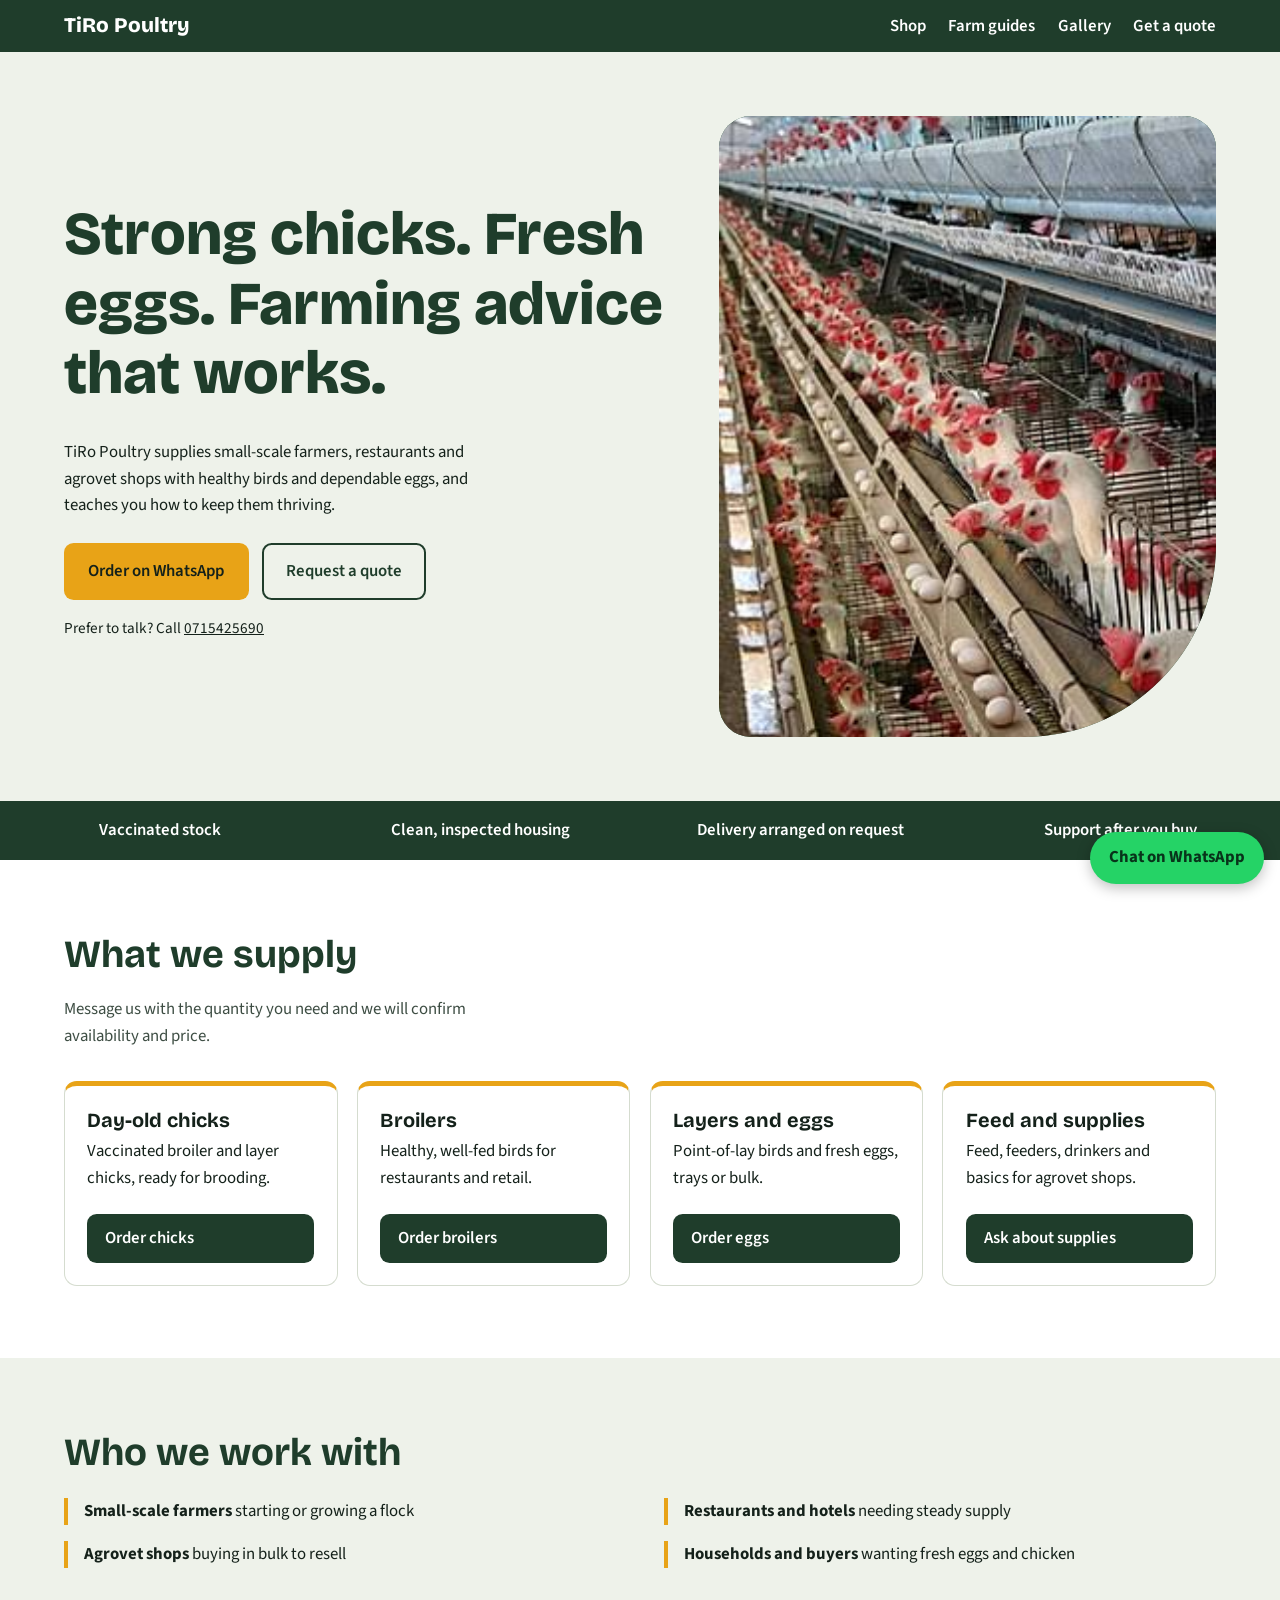
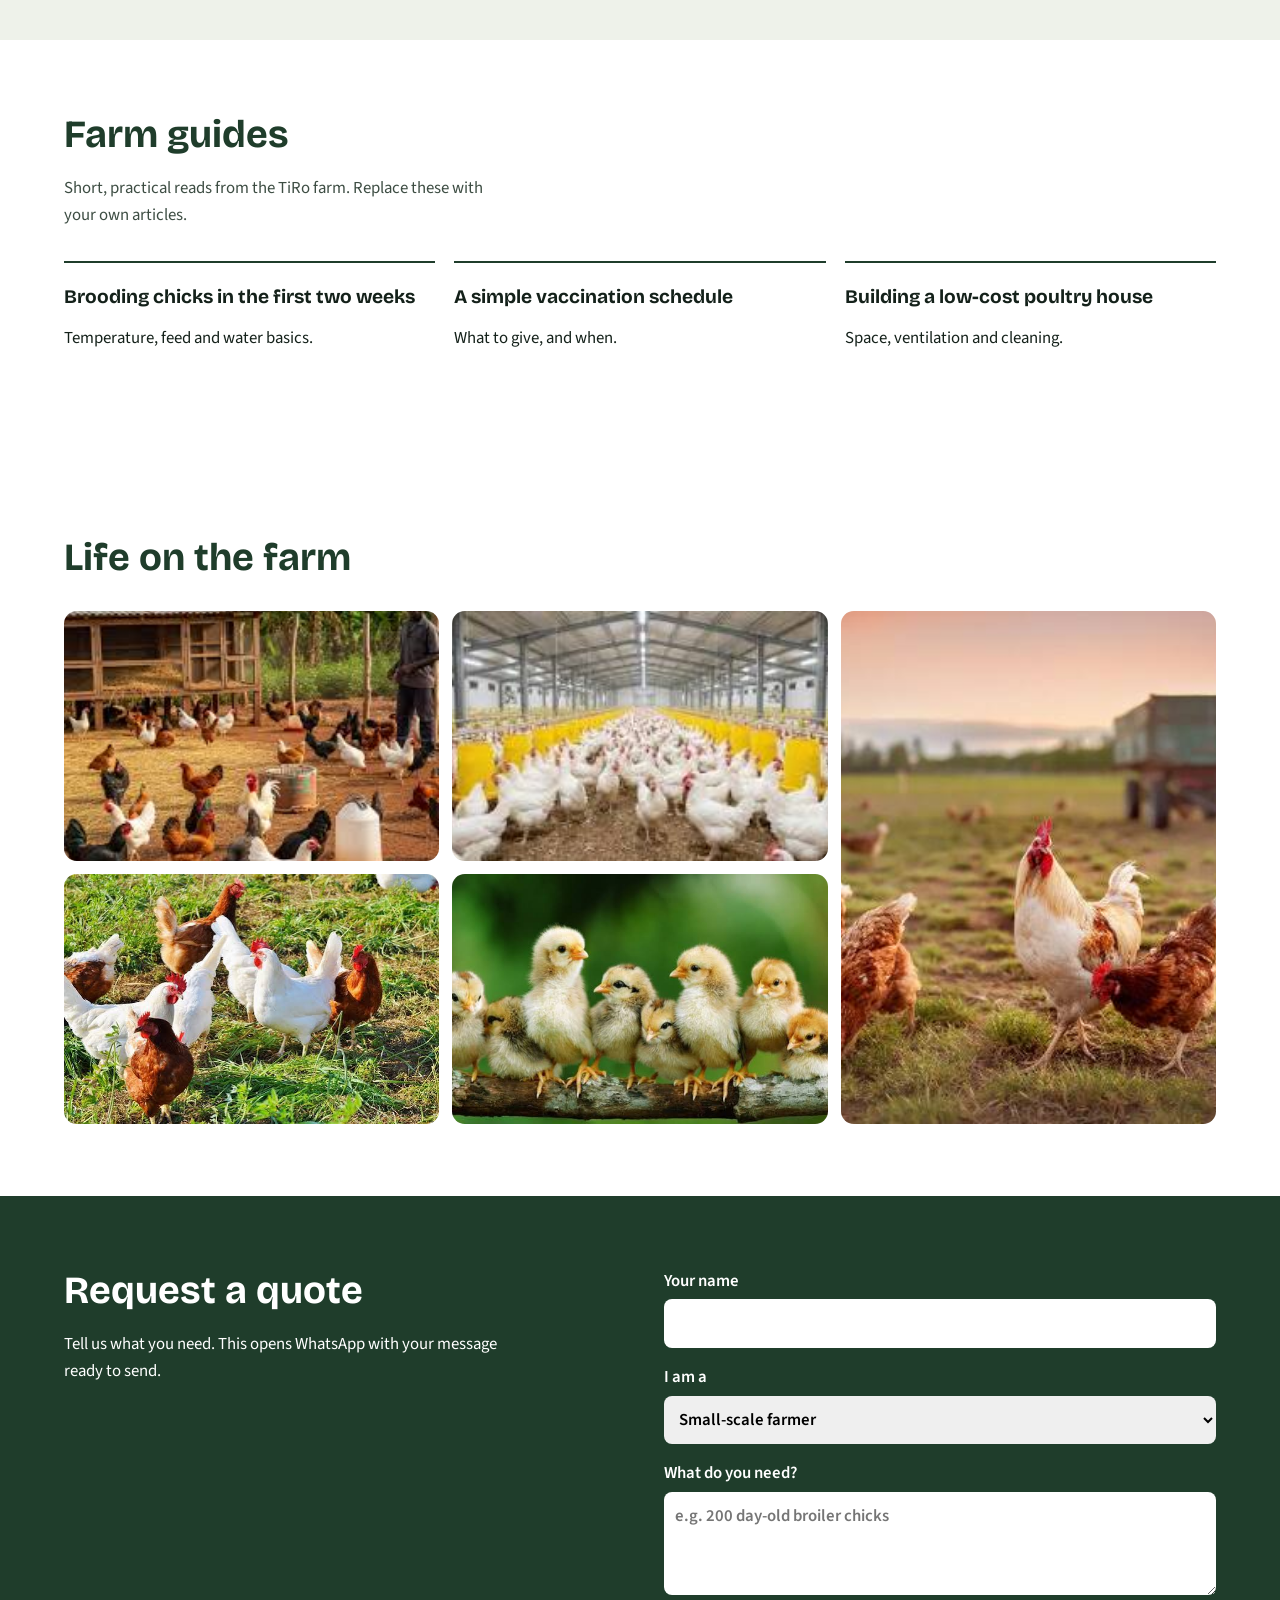
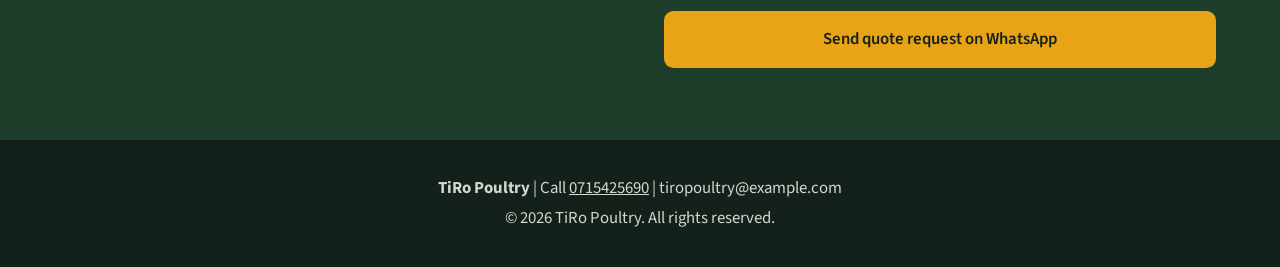
<file: TiRoPoultry/index.html>
<!DOCTYPE html>
<html lang="en">
<head>
<meta charset="UTF-8">
<meta name="viewport" content="width=device-width, initial-scale=1">
<title>TiRo Poultry | Healthy chicks, broilers, layers and eggs</title>
<meta name="description" content="TiRo Poultry supplies healthy chicks, broilers, layers and fresh eggs, with practical poultry farming guides.">
<link rel="preconnect" href="https://fonts.googleapis.com">
<link rel="preconnect" href="https://fonts.gstatic.com" crossorigin>
<link href="https://fonts.googleapis.com/css2?family=Bricolage+Grotesque:wght@600;800&family=Source+Sans+3:wght@400;600&display=swap" rel="stylesheet">
<link rel="stylesheet" href="css/style.css">
</head>
<body>
<header class="nav">
  <a class="brand" href="#top">TiRo Poultry</a>
  <nav>
    <a href="#products">Shop</a>
    <a href="#guides">Farm guides</a>
    <a href="#gallery">Gallery</a>
    <a href="#quote">Get a quote</a>
  </nav>
</header>

<main id="top">
  <section class="hero">
    <div class="hero-text">
      <h1>Strong chicks. Fresh eggs. Farming advice that works.</h1>
      <p>TiRo Poultry supplies small-scale farmers, restaurants and agrovet shops with healthy birds and dependable eggs, and teaches you how to keep them thriving.</p>
      <div class="actions">
        <a class="btn btn-primary" data-wa="Hello TiRo Poultry, I would like to place an order.">Order on WhatsApp</a>
        <a class="btn btn-ghost" href="#quote">Request a quote</a>
      </div>
      <p class="callline">Prefer to talk? Call <a href="tel:+254715425690">0715425690</a></p>
    </div>
    <figure class="hero-img"><img src="images/image3.jpg" alt="Rooster and hens roaming the TiRo Poultry farm at sunset"></figure>
  </section>

  <section class="trust">
    <p>Vaccinated stock</p><p>Clean, inspected housing</p><p>Delivery arranged on request</p><p>Support after you buy</p>
  </section>

  <section id="products" class="section">
    <h2>What we supply</h2>
    <p class="lead">Message us with the quantity you need and we will confirm availability and price.</p>
    <div class="grid products">
      <article class="card"><h3>Day-old chicks</h3><p>Vaccinated broiler and layer chicks, ready for brooding.</p><a class="btn btn-small" data-wa="Hello TiRo Poultry, I want day-old chicks. Quantity: ">Order chicks</a></article>
      <article class="card"><h3>Broilers</h3><p>Healthy, well-fed birds for restaurants and retail.</p><a class="btn btn-small" data-wa="Hello TiRo Poultry, I want broilers. Quantity: ">Order broilers</a></article>
      <article class="card"><h3>Layers and eggs</h3><p>Point-of-lay birds and fresh eggs, trays or bulk.</p><a class="btn btn-small" data-wa="Hello TiRo Poultry, I want eggs or layers. Quantity: ">Order eggs</a></article>
      <article class="card"><h3>Feed and supplies</h3><p>Feed, feeders, drinkers and basics for agrovet shops.</p><a class="btn btn-small" data-wa="Hello TiRo Poultry, I want feed and supplies. Details: ">Ask about supplies</a></article>
    </div>
  </section>

  <section class="section audience">
    <h2>Who we work with</h2>
    <ul>
      <li><strong>Small-scale farmers</strong> starting or growing a flock</li>
      <li><strong>Restaurants and hotels</strong> needing steady supply</li>
      <li><strong>Agrovet shops</strong> buying in bulk to resell</li>
      <li><strong>Households and buyers</strong> wanting fresh eggs and chicken</li>
    </ul>
  </section>

  <section id="guides" class="section">
    <h2>Farm guides</h2>
    <p class="lead">Short, practical reads from the TiRo farm. Replace these with your own articles.</p>
    <div class="grid guides">
      <a class="guide" href="#"><h3>Brooding chicks in the first two weeks</h3><p>Temperature, feed and water basics.</p></a>
      <a class="guide" href="#"><h3>A simple vaccination schedule</h3><p>What to give, and when.</p></a>
      <a class="guide" href="#"><h3>Building a low-cost poultry house</h3><p>Space, ventilation and cleaning.</p></a>
    </div>
  </section>

  <section id="gallery" class="section">
    <h2>Life on the farm</h2>
    <div class="gallery">
      <figure><img src="images/image2.jpg" alt="Free-range hens feeding on green grass"></figure>
      <figure><img src="images/image1.jpg" alt="Healthy chicks perched together on a branch"></figure>
      <figure><img src="images/image5.jpg" alt="Farmer tending hens outside a wooden coop"></figure>
      <figure><img src="images/image6.jpg" alt="Broilers in a clean house with yellow feeders"></figure>
      <figure class="tall"><img src="images/image4.jpg" alt="Layer house with fresh eggs on the collection belt"></figure>
    </div>
  </section>

  <section id="quote" class="section quote">
    <div>
      <h2>Request a quote</h2>
      <p class="lead">Tell us what you need. This opens WhatsApp with your message ready to send.</p>
    </div>
    <div class="form" id="quoteForm">
      <label>Your name<input id="qName" type="text" autocomplete="name"></label>
      <label>I am a
        <select id="qType"><option>Small-scale farmer</option><option>Restaurant or hotel</option><option>Agrovet shop</option><option>Individual buyer</option></select>
      </label>
      <label>What do you need?<textarea id="qNeed" rows="3" placeholder="e.g. 200 day-old broiler chicks"></textarea></label>
      <button class="btn btn-primary" id="qSend" type="button">Send quote request on WhatsApp</button>
    </div>
  </section>
</main>

<footer>
  <p><strong>TiRo Poultry</strong> | Call <a href="tel:+254715425690">0715425690</a> | tiropoultry@example.com</p>
  <p>&copy; <span id="yr"></span> TiRo Poultry. All rights reserved.</p>
</footer>

<a class="float-wa" data-wa="Hello TiRo Poultry, I have a question." aria-label="Chat on WhatsApp">Chat on WhatsApp</a>
<script src="js/main.js"></script>
</body>
</html>
</file>
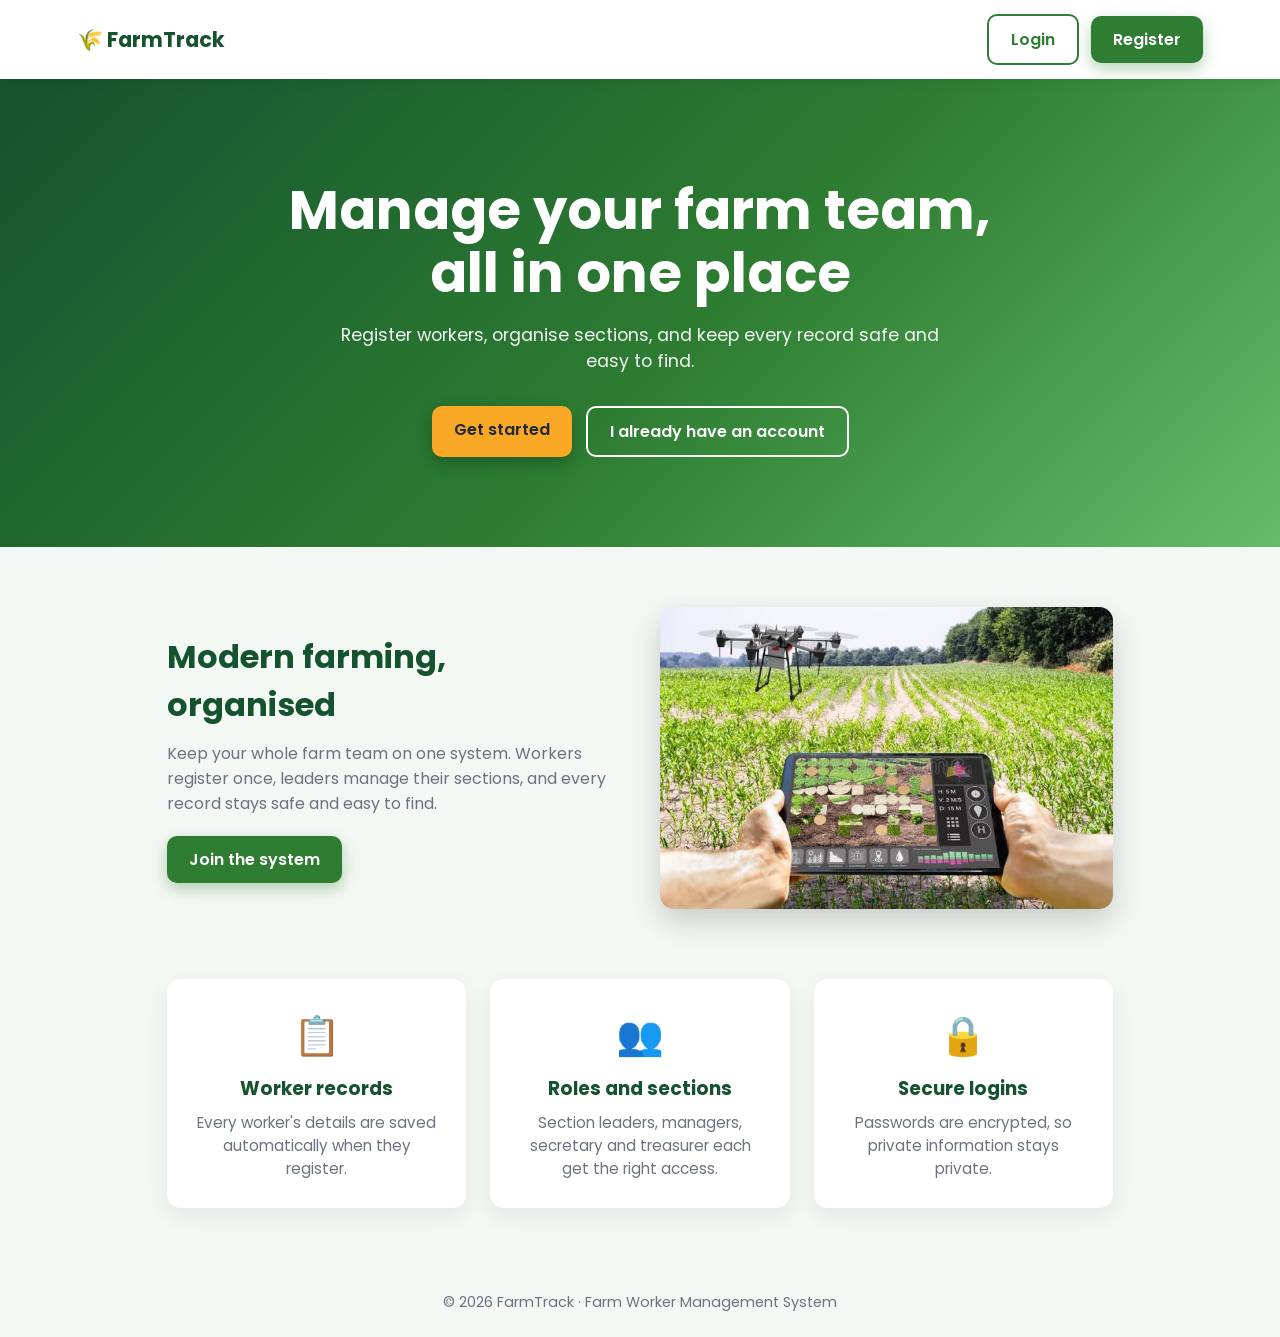
<file: workersystem/src/main/resources/static/index.html>
<!DOCTYPE html>
<html lang="en">
<head>
  <meta charset="UTF-8">
  <meta name="viewport" content="width=device-width, initial-scale=1.0">
  <title>Farm Worker Management System</title>
  <link rel="preconnect" href="https://fonts.googleapis.com">
  <link href="https://fonts.googleapis.com/css2?family=Poppins:wght@400;600;700&display=swap" rel="stylesheet">
  <link rel="stylesheet" href="css/style.css">
</head>
<body>
  <nav class="navbar">
    <div class="logo">🌾 FarmTrack</div>
    <div class="nav-links">
      <a href="login.html" class="btn btn-outline">Login</a>
      <a href="register.html" class="btn btn-primary">Register</a>
    </div>
  </nav>

  <header class="hero">
    <h1>Manage your farm team,<br>all in one place</h1>
    <p>Register workers, organise sections, and keep every record safe and easy to find.</p>
    <div class="hero-buttons">
      <a href="register.html" class="btn btn-primary">Get started</a>
      <a href="login.html" class="btn btn-outline">I already have an account</a>
    </div>
  </header>
  
    <section class="showcase">
    <div class="showcase-text">
      <h2>Modern farming, organised</h2>
      <p>Keep your whole farm team on one system. Workers register once, leaders manage their sections, and every record stays safe and easy to find.</p>
      <a href="register.html" class="btn btn-primary">Join the system</a>
    </div>
    <img src="images/farmer_1.jpg" alt="A drone and a tablet used to monitor a crop field">
  </section>

  <section class="features">
    <div class="feature">
      <div class="icon">📋</div>
      <h3>Worker records</h3>
      <p>Every worker's details are saved automatically when they register.</p>
    </div>
    <div class="feature">
      <div class="icon">👥</div>
      <h3>Roles and sections</h3>
      <p>Section leaders, managers, secretary and treasurer each get the right access.</p>
    </div>
    <div class="feature">
      <div class="icon">🔒</div>
      <h3>Secure logins</h3>
      <p>Passwords are encrypted, so private information stays private.</p>
    </div>
  </section>

  <footer class="footer">© 2026 FarmTrack · Farm Worker Management System</footer>
</body>
</html>
</file>
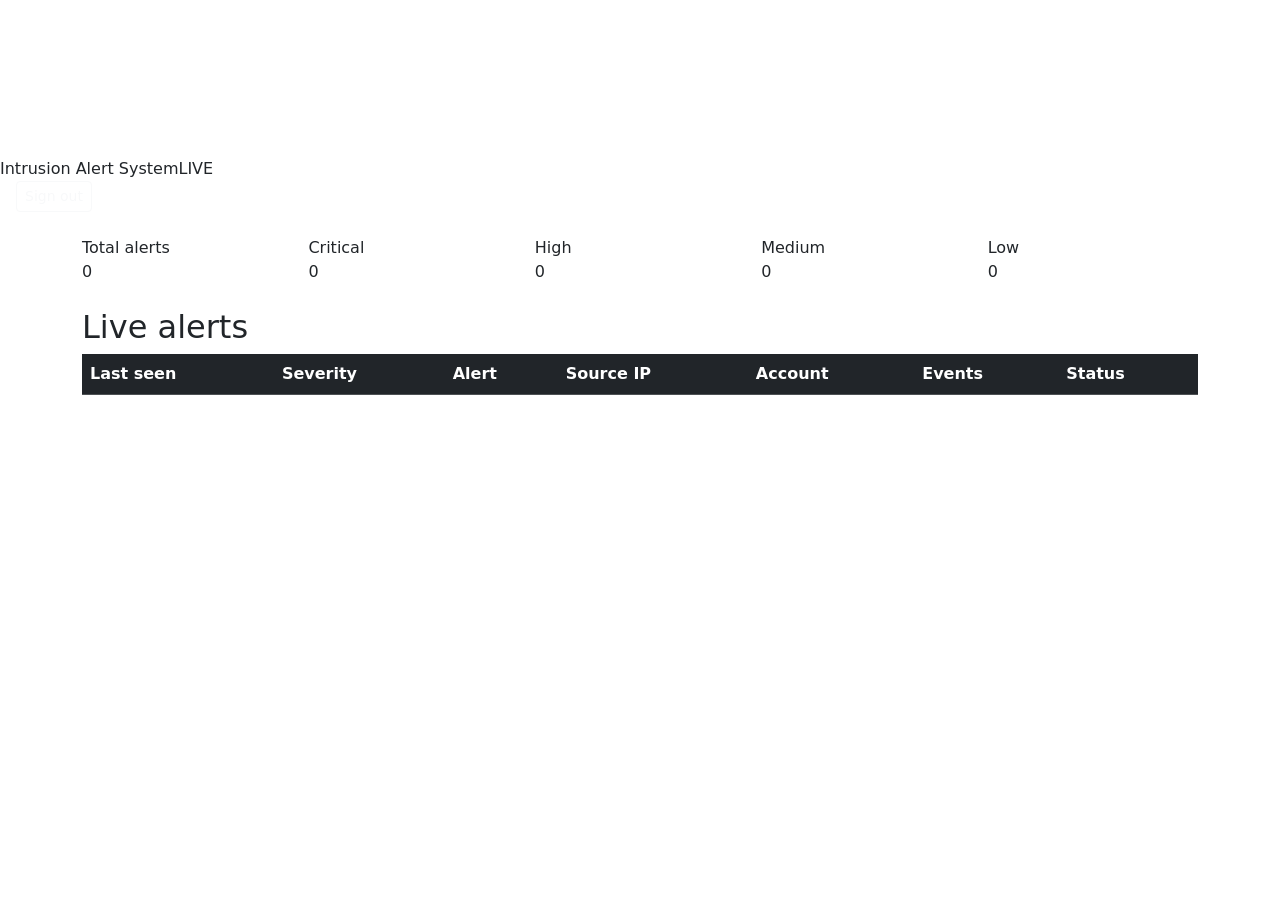
<file: intrusion-alert-system/src/main/resources/templates/dashboard.html>
<!DOCTYPE html>
<html xmlns:th="http://www.thymeleaf.org" lang="en">
<head>
    <meta charset="UTF-8">
    <meta name="viewport" content="width=device-width, initial-scale=1">
    <title>Dashboard | Intrusion Alert System</title>
    <link href="https://cdn.jsdelivr.net/npm/bootstrap@5.3.3/dist/css/bootstrap.min.css" rel="stylesheet">
    <link rel="stylesheet" th:href="@{/css/style.css}">
</head>
<body class="app-body">

<body class="app-body">
    <canvas id="network-bg"></canvas>

    <nav class="topbar">
       <span class="d-flex align-items-center">
    <span class="brand">Intrusion Alert System</span>
    <span class="live-badge"><span class="live-dot"></span>LIVE</span>
</span>
        <div class="d-flex align-items-center gap-3">
            <span class="muted small" id="last-updated"></span>
            <form th:action="@{/logout}" method="post" class="m-0">
                <button class="btn btn-outline-light btn-sm" type="submit">Sign out</button>
            </form>
        </div>
    </nav>

    <main class="container py-4">

        <div class="row g-3 mb-4">
            <div class="col-6 col-md"><div class="stat-card"><div class="stat-label">Total alerts</div><div class="stat-value" id="stat-total">0</div></div></div>
            <div class="col-6 col-md"><div class="stat-card critical"><div class="stat-label">Critical</div><div class="stat-value" id="stat-critical">0</div></div></div>
            <div class="col-6 col-md"><div class="stat-card high"><div class="stat-label">High</div><div class="stat-value" id="stat-high">0</div></div></div>
            <div class="col-6 col-md"><div class="stat-card medium"><div class="stat-label">Medium</div><div class="stat-value" id="stat-medium">0</div></div></div>
            <div class="col-6 col-md"><div class="stat-card low"><div class="stat-label">Low</div><div class="stat-value" id="stat-low">0</div></div></div>
        </div>

        <div class="panel">
            <h2 class="panel-title">Live alerts</h2>
            <div class="table-responsive">
                <table class="table table-dark table-hover align-middle mb-0">
                    <thead>
                        <tr>
                            <th>Last seen</th>
                            <th>Severity</th>
                            <th>Alert</th>
                            <th>Source IP</th>
                            <th>Account</th>
                            <th>Events</th>
                            <th>Status</th>
                        </tr>
                    </thead>
                    <tbody id="alert-rows"></tbody>
                </table>
            </div>
        </div>
    </main>
    
        <script th:src="@{/js/network-bg.js}"></script>
    <script th:src="@{/js/dashboard.js}"></script>
</body>

   <script th:src="@{/js/dashboard.js}"></script>
</body>
</html>
</file>
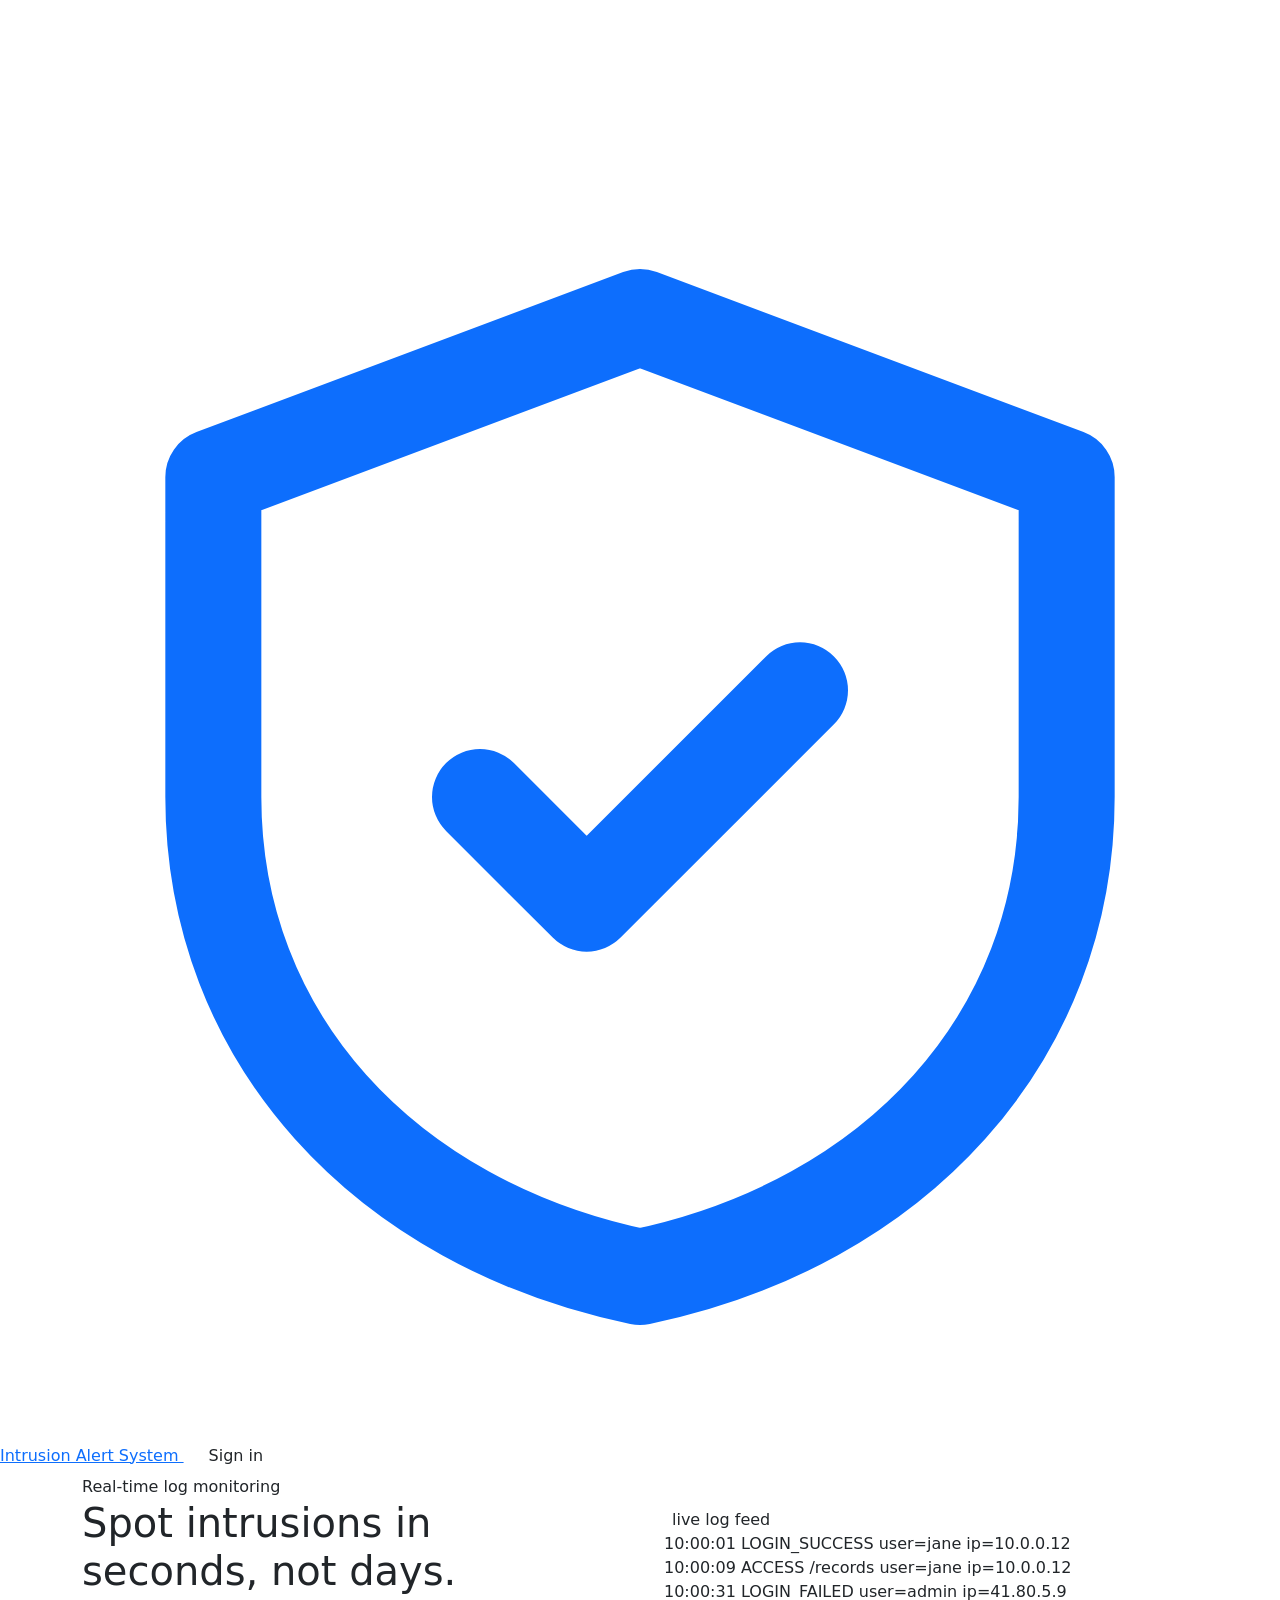
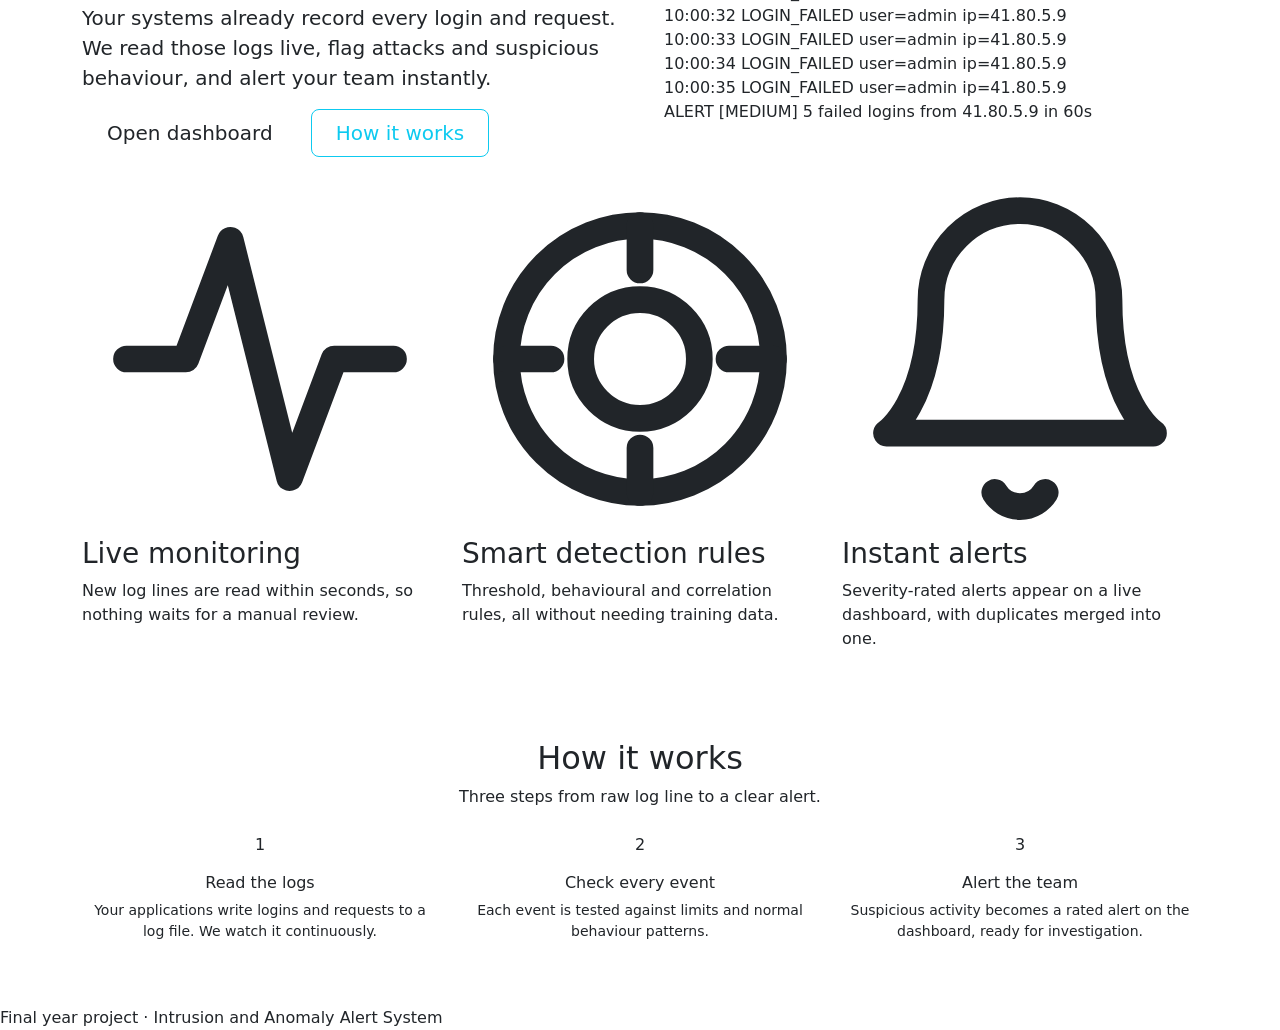
<file: intrusion-alert-system/src/main/resources/templates/landing.html>
<!DOCTYPE html>
<html xmlns:th="http://www.thymeleaf.org" lang="en">
<head>
    <meta charset="UTF-8">
    <meta name="viewport" content="width=device-width, initial-scale=1">
    <title>Intrusion Alert System</title>
    <link href="https://cdn.jsdelivr.net/npm/bootstrap@5.3.3/dist/css/bootstrap.min.css" rel="stylesheet">
    <link rel="stylesheet" th:href="@{/css/style.css}">
</head>
<body>
    <canvas id="network-bg"></canvas>

    <!-- Top bar -->
    <header class="landing-nav">
        <a class="brand" th:href="@{/}">
            <svg viewBox="0 0 24 24" fill="none" stroke="currentColor" stroke-width="1.8" stroke-linecap="round" stroke-linejoin="round"><path d="M12 3l8 3v6c0 4.5-3.2 8-8 9-4.8-1-8-4.5-8-9V6l8-3z"/><path d="M9 12l2 2 4-4"/></svg>
            Intrusion Alert System
        </a>
        <a class="btn btn-glow px-4" th:href="@{/login}">Sign in</a>
    </header>

    <main class="landing-main container">

        <!-- Hero -->
        <section class="hero row align-items-center g-5">
            <div class="col-lg-6">
                <span class="hero-badge">Real-time log monitoring</span>
                <h1>Spot intrusions in <span class="gradient-text">seconds</span>, not days.</h1>
                <p class="lead">
                    Your systems already record every login and request. We read those logs
                    live, flag attacks and suspicious behaviour, and alert your team instantly.
                </p>
                <a class="btn btn-glow btn-lg px-4 me-2" th:href="@{/login}">Open dashboard</a>
                <a class="btn btn-outline-info btn-lg px-4" href="#how">How it works</a>
            </div>

            <div class="col-lg-6">
                <div class="glass terminal">
                    <div class="terminal-bar">
                        <span class="dot"></span><span class="dot"></span><span class="dot"></span>
                        <span class="ms-2">live log feed</span>
                    </div>
                    <div class="terminal-body">
                        <div class="t-line t-ok"   style="--d:0.4s">10:00:01 LOGIN_SUCCESS user=jane ip=10.0.0.12</div>
                        <div class="t-line t-ok"   style="--d:1.2s">10:00:09 ACCESS /records user=jane ip=10.0.0.12</div>
                        <div class="t-line t-warn" style="--d:2.0s">10:00:31 LOGIN_FAILED user=admin ip=41.80.5.9</div>
                        <div class="t-line t-warn" style="--d:2.5s">10:00:32 LOGIN_FAILED user=admin ip=41.80.5.9</div>
                        <div class="t-line t-warn" style="--d:3.0s">10:00:33 LOGIN_FAILED user=admin ip=41.80.5.9</div>
                        <div class="t-line t-warn" style="--d:3.5s">10:00:34 LOGIN_FAILED user=admin ip=41.80.5.9</div>
                        <div class="t-line t-warn" style="--d:4.0s">10:00:35 LOGIN_FAILED user=admin ip=41.80.5.9</div>
                        <div class="t-line t-crit" style="--d:5.0s">ALERT [MEDIUM] 5 failed logins from 41.80.5.9 in 60s</div>
                    </div>
                </div>
            </div>
        </section>

        <!-- Features -->
        <section class="py-4">
            <div class="row g-4">
                <div class="col-md-4">
                    <div class="glass feature-card">
                        <div class="feature-icon">
                            <svg viewBox="0 0 24 24" fill="none" stroke="currentColor" stroke-width="1.8" stroke-linecap="round" stroke-linejoin="round"><path d="M3 12h4l3-8 4 16 3-8h4"/></svg>
                        </div>
                        <h3>Live monitoring</h3>
                        <p>New log lines are read within seconds, so nothing waits for a manual review.</p>
                    </div>
                </div>
                <div class="col-md-4">
                    <div class="glass feature-card">
                        <div class="feature-icon">
                            <svg viewBox="0 0 24 24" fill="none" stroke="currentColor" stroke-width="1.8" stroke-linecap="round" stroke-linejoin="round"><circle cx="12" cy="12" r="9"/><circle cx="12" cy="12" r="4"/><path d="M12 3v3M12 18v3M3 12h3M18 12h3"/></svg>
                        </div>
                        <h3>Smart detection rules</h3>
                        <p>Threshold, behavioural and correlation rules, all without needing training data.</p>
                    </div>
                </div>
                <div class="col-md-4">
                    <div class="glass feature-card">
                        <div class="feature-icon">
                            <svg viewBox="0 0 24 24" fill="none" stroke="currentColor" stroke-width="1.8" stroke-linecap="round" stroke-linejoin="round"><path d="M18 8a6 6 0 10-12 0c0 7-3 9-3 9h18s-3-2-3-9"/><path d="M13.7 21a2 2 0 01-3.4 0"/></svg>
                        </div>
                        <h3>Instant alerts</h3>
                        <p>Severity-rated alerts appear on a live dashboard, with duplicates merged into one.</p>
                    </div>
                </div>
            </div>
        </section>

        <!-- How it works -->
        <section id="how" class="py-5">
            <h2 class="section-title text-center">How it works</h2>
            <p class="text-center muted mb-4">Three steps from raw log line to a clear alert.</p>
            <div class="row g-4">
                <div class="col-md-4 text-center">
                    <div class="step-number mx-auto mb-3">1</div>
                    <h3 class="h6">Read the logs</h3>
                    <p class="muted small">Your applications write logins and requests to a log file. We watch it continuously.</p>
                </div>
                <div class="col-md-4 text-center">
                    <div class="step-number mx-auto mb-3">2</div>
                    <h3 class="h6">Check every event</h3>
                    <p class="muted small">Each event is tested against limits and normal behaviour patterns.</p>
                </div>
                <div class="col-md-4 text-center">
                    <div class="step-number mx-auto mb-3">3</div>
                    <h3 class="h6">Alert the team</h3>
                    <p class="muted small">Suspicious activity becomes a rated alert on the dashboard, ready for investigation.</p>
                </div>
            </div>
        </section>
    </main>

    <footer class="landing-footer">Final year project &middot; Intrusion and Anomaly Alert System</footer>

    <script th:src="@{/js/network-bg.js}"></script>
</body>
</html>
</file>
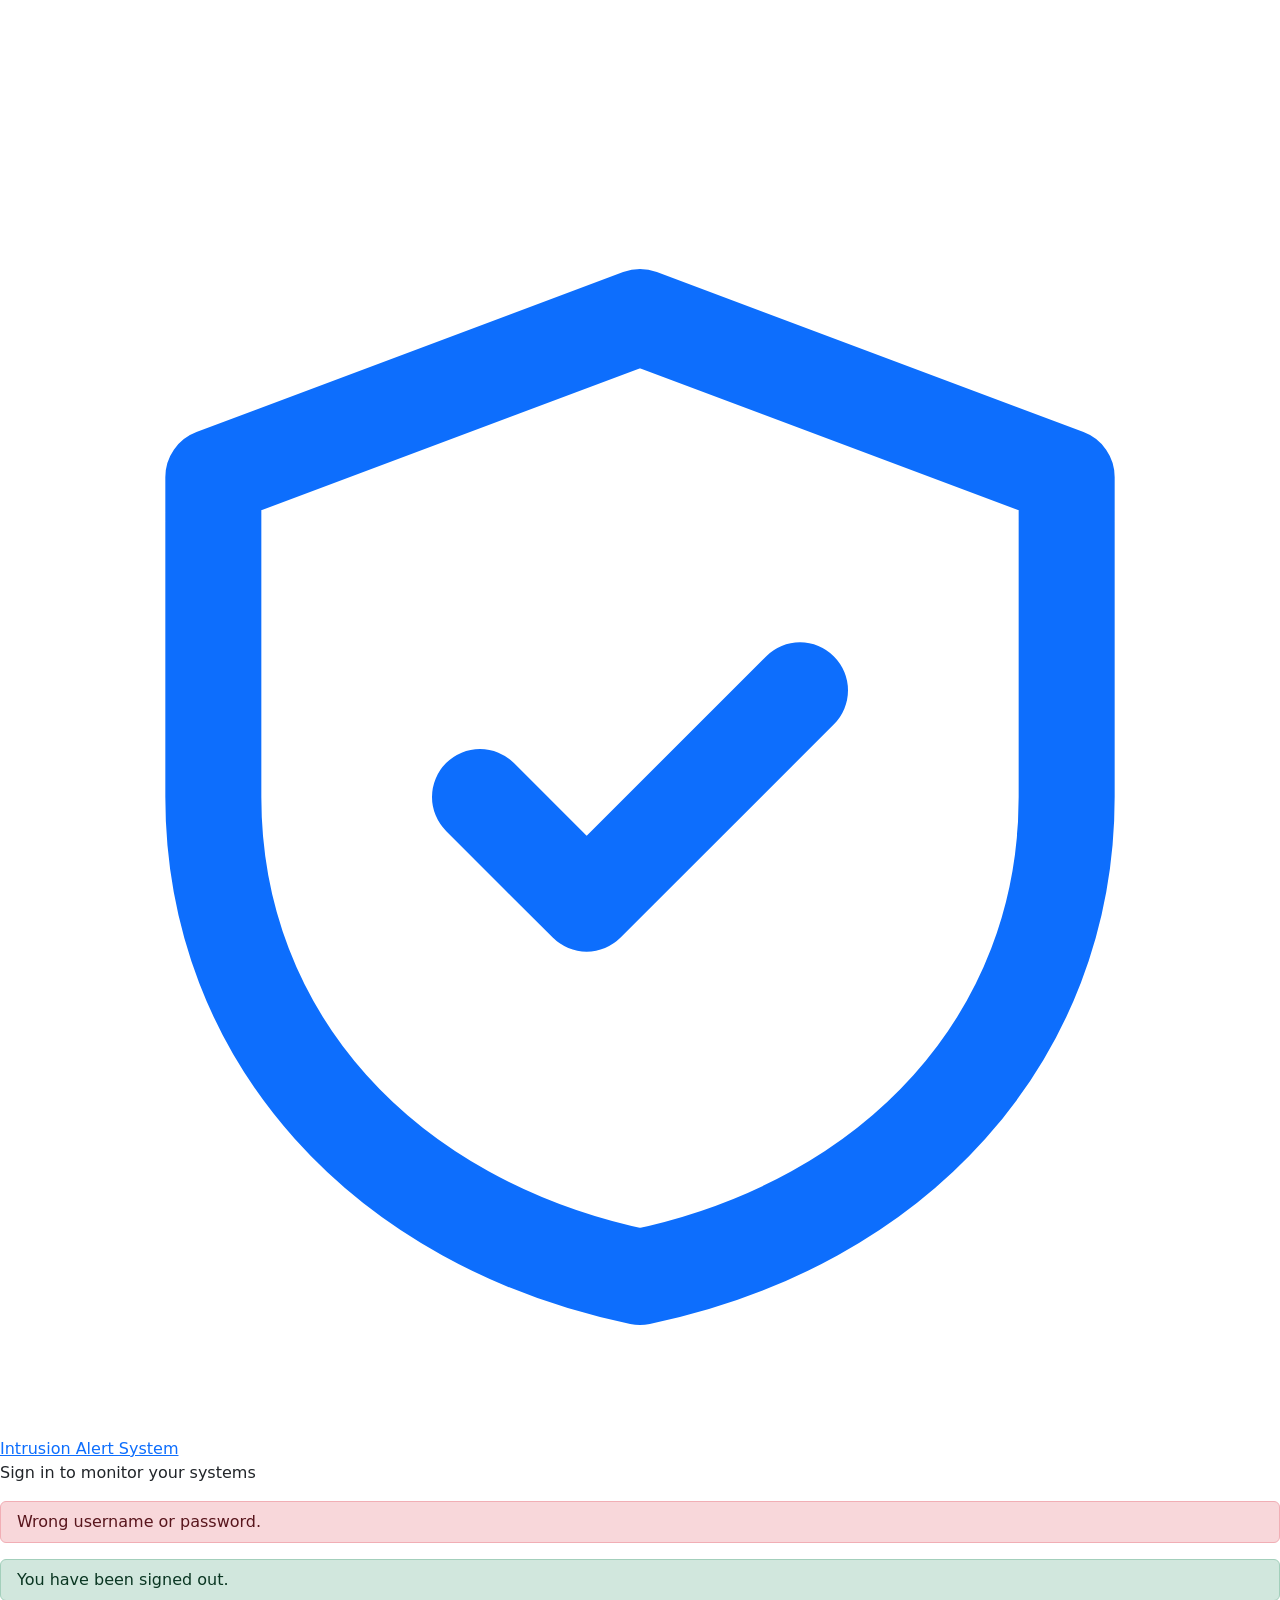
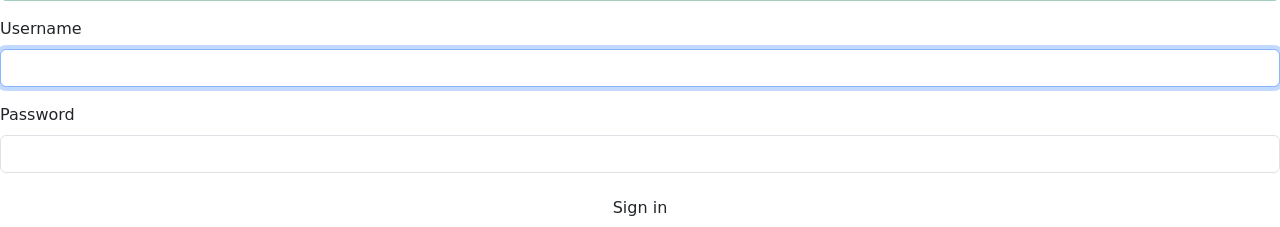
<file: intrusion-alert-system/src/main/resources/templates/login.html>
<!DOCTYPE html>
<html xmlns:th="http://www.thymeleaf.org" lang="en">
<head>
    <meta charset="UTF-8">
    <meta name="viewport" content="width=device-width, initial-scale=1">
    <title>Sign in | Intrusion Alert System</title>
    <link href="https://cdn.jsdelivr.net/npm/bootstrap@5.3.3/dist/css/bootstrap.min.css" rel="stylesheet">
    <link rel="stylesheet" th:href="@{/css/style.css}">
</head>
<body class="login-body">
    <canvas id="network-bg"></canvas>

    <div class="login-card">
        <a class="brand mb-3" th:href="@{/}">
            <svg viewBox="0 0 24 24" fill="none" stroke="currentColor" stroke-width="1.8" stroke-linecap="round" stroke-linejoin="round"><path d="M12 3l8 3v6c0 4.5-3.2 8-8 9-4.8-1-8-4.5-8-9V6l8-3z"/><path d="M9 12l2 2 4-4"/></svg>
            Intrusion Alert System
        </a>
        <p class="muted">Sign in to monitor your systems</p>

        <div th:if="${param.error}" class="alert alert-danger py-2">Wrong username or password.</div>
        <div th:if="${param.logout}" class="alert alert-success py-2">You have been signed out.</div>

        <form th:action="@{/login}" method="post">
            <div class="mb-3">
                <label class="form-label" for="username">Username</label>
                <input class="form-control" type="text" id="username" name="username" required autofocus>
            </div>
            <div class="mb-3">
                <label class="form-label" for="password">Password</label>
                <input class="form-control" type="password" id="password" name="password" required>
            </div>
            <button class="btn btn-glow w-100" type="submit">Sign in</button>
        </form>
    </div>

    <script th:src="@{/js/network-bg.js}"></script>
</body>
</html>
</file>
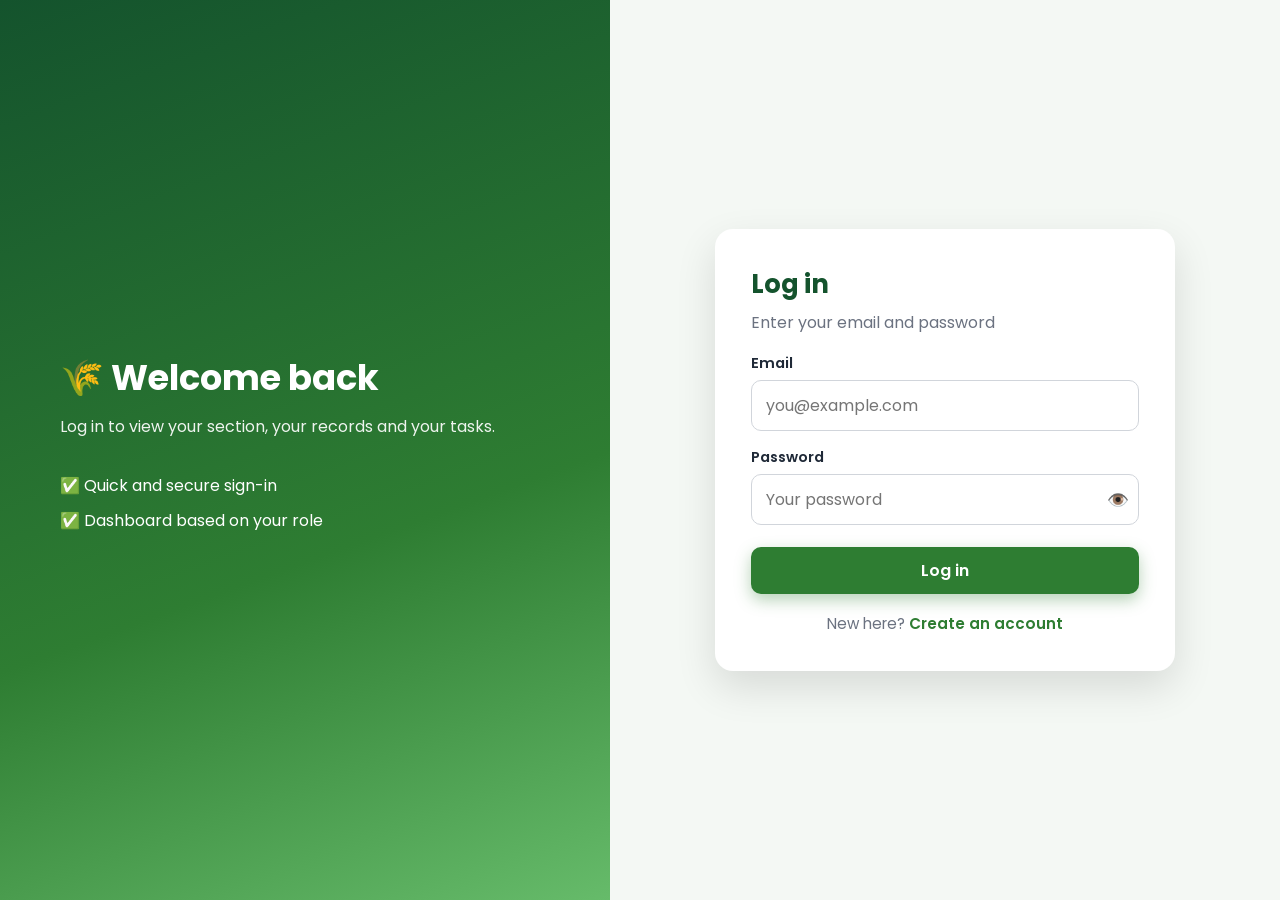
<file: workersystem/src/main/resources/static/login.html>
<!DOCTYPE html>
<html lang="en">
<head>
  <meta charset="UTF-8">
  <meta name="viewport" content="width=device-width, initial-scale=1.0">
  <title>Login - FarmTrack</title>
  <link rel="preconnect" href="https://fonts.googleapis.com">
  <link href="https://fonts.googleapis.com/css2?family=Poppins:wght@400;600;700&display=swap" rel="stylesheet">
  <link rel="stylesheet" href="css/style.css">
</head>
<body>
  <div class="auth-wrapper">

    <aside class="auth-side">
      <h2>🌾 Welcome back</h2>
      <p>Log in to view your section, your records and your tasks.</p>
      <ul>
        <li>✅ Quick and secure sign-in</li>
        <li>✅ Dashboard based on your role</li>
      </ul>
    </aside>

    <main class="auth-main">
      <div class="card">
        <h1>Log in</h1>
        <p class="subtitle">Enter your email and password</p>

        <form id="loginForm">
          <div class="field">
            <label for="email">Email</label>
            <input type="email" id="email" placeholder="you@example.com" required>
          </div>

          <div class="field">
            <label for="password">Password</label>
            <div class="input-wrap">
              <input type="password" id="password" placeholder="Your password" required>
              <button type="button" class="toggle-pw" id="togglePw" title="Show or hide password">👁️</button>
            </div>
          </div>

          <button type="submit" class="btn btn-primary btn-block" id="submitBtn">Log in</button>
          <div id="message" class="message"></div>
        </form>

        <p class="switch-text">New here? <a href="register.html">Create an account</a></p>
      </div>
    </main>

  </div>
  <script src="js/login.js"></script>
</body>
</html>
</file>
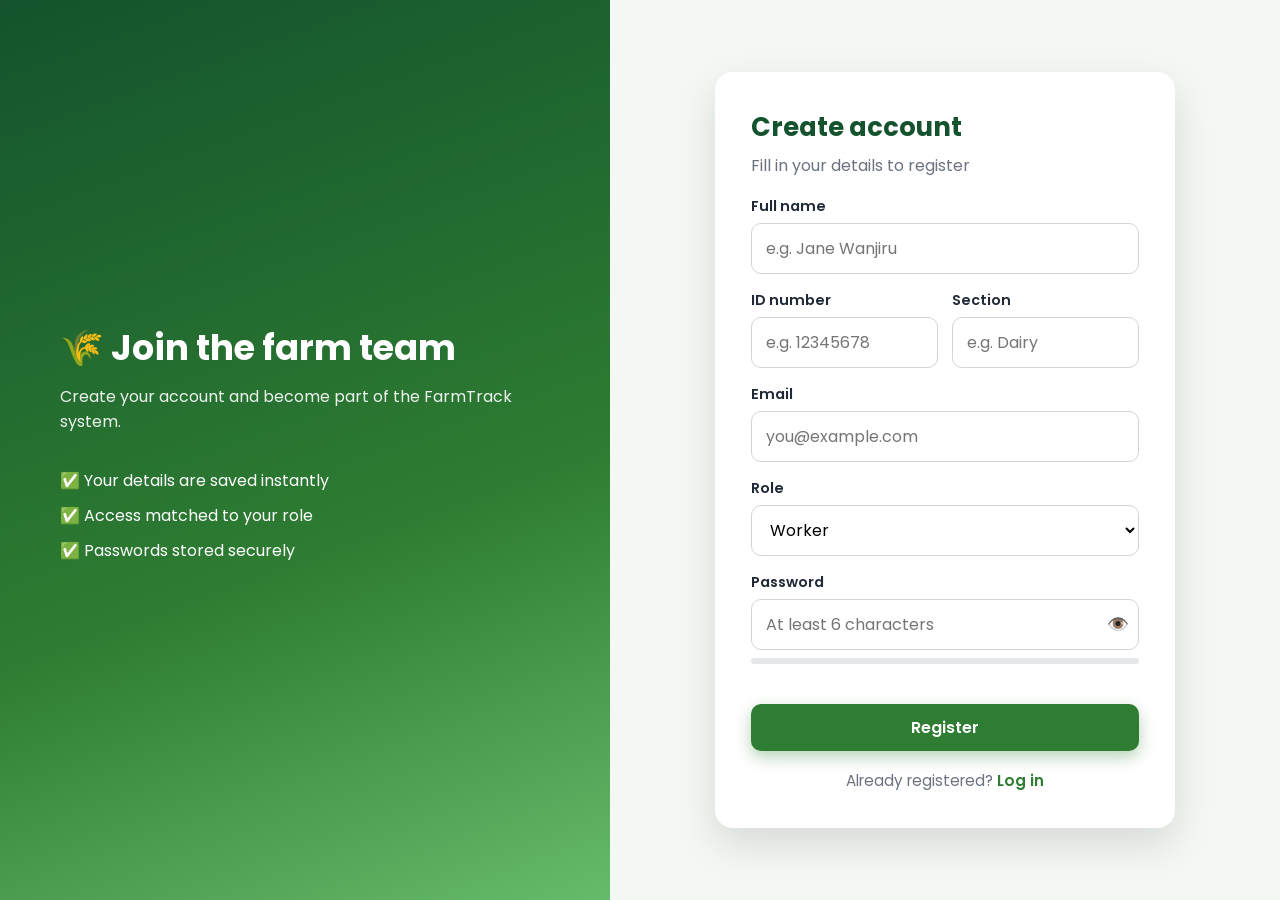
<file: workersystem/src/main/resources/static/register.html>
<!DOCTYPE html>
<html lang="en">
<head>
  <meta charset="UTF-8">
  <meta name="viewport" content="width=device-width, initial-scale=1.0">
  <title>Register - FarmTrack</title>
  <link rel="preconnect" href="https://fonts.googleapis.com">
  <link href="https://fonts.googleapis.com/css2?family=Poppins:wght@400;600;700&display=swap" rel="stylesheet">
  <link rel="stylesheet" href="css/style.css">
</head>
<body>
  <div class="auth-wrapper">

    <aside class="auth-side">
      <h2>🌾 Join the farm team</h2>
      <p>Create your account and become part of the FarmTrack system.</p>
      <ul>
        <li>✅ Your details are saved instantly</li>
        <li>✅ Access matched to your role</li>
        <li>✅ Passwords stored securely</li>
      </ul>
    </aside>

    <main class="auth-main">
      <div class="card">
        <h1>Create account</h1>
        <p class="subtitle">Fill in your details to register</p>

        <form id="registerForm">
          <div class="field">
            <label for="name">Full name</label>
            <input type="text" id="name" placeholder="e.g. Jane Wanjiru" required>
          </div>

          <div class="row">
            <div class="field">
              <label for="idNumber">ID number</label>
              <input type="text" id="idNumber" placeholder="e.g. 12345678" required>
            </div>
            <div class="field">
              <label for="section">Section</label>
              <input type="text" id="section" list="sections" placeholder="e.g. Dairy">
              <datalist id="sections">
                <option value="Dairy">
                <option value="Crops">
                <option value="Poultry">
                <option value="Livestock">
              </datalist>
            </div>
          </div>

          <div class="field">
            <label for="email">Email</label>
            <input type="email" id="email" placeholder="you@example.com" required>
          </div>

          <div class="field">
            <label for="role">Role</label>
            <select id="role" required>
              <option value="WORKER">Worker</option>
              <option value="SECTION_LEADER">Section Leader</option>
              <option value="MANAGER">Manager</option>
              <option value="ASSISTANT_MANAGER">Assistant Manager</option>
              <option value="SECRETARY">Secretary</option>
              <option value="TREASURER">Treasurer</option>
            </select>
          </div>

          <div class="field">
            <label for="password">Password</label>
            <div class="input-wrap">
              <input type="password" id="password" minlength="6" placeholder="At least 6 characters" required>
              <button type="button" class="toggle-pw" id="togglePw" title="Show or hide password">👁️</button>
            </div>
            <div class="strength"><div class="strength-bar" id="strengthBar"></div></div>
            <div class="strength-text" id="strengthText"></div>
          </div>

          <button type="submit" class="btn btn-primary btn-block" id="submitBtn">Register</button>
          <div id="message" class="message"></div>
        </form>

        <p class="switch-text">Already registered? <a href="login.html">Log in</a></p>
      </div>
    </main>

  </div>
  <script src="js/register.js"></script>
</body>
</html>
</file>
<file: TiRoPoultry/css/style.css>
:root{--green:#1f3d2b;--green2:#2f5d41;--gold:#e8a317;--mist:#eef2ea;--ink:#14211a;--line:#d5dccf;--white:#fff}
*{box-sizing:border-box}
html{scroll-behavior:smooth}
body{margin:0;font-family:"Source Sans 3",system-ui,sans-serif;color:var(--ink);background:var(--white);line-height:1.6;font-size:1.05rem}
h1,h2,h3,.brand{font-family:"Bricolage Grotesque",system-ui,sans-serif;line-height:1.15;margin:0 0 .5em}
a{color:inherit}
.nav{position:sticky;top:0;z-index:20;display:flex;justify-content:space-between;align-items:center;padding:.8rem 5vw;background:var(--green);color:var(--white)}
.brand{font-weight:800;font-size:1.3rem;text-decoration:none;margin:0}
.nav nav{display:flex;gap:1.4rem}
.nav nav a{text-decoration:none;font-weight:600}
.nav nav a:hover{color:var(--gold)}
.hero{display:grid;grid-template-columns:1.1fr .9fr;gap:3rem;align-items:center;padding:4rem 5vw;background:var(--mist)}
.hero h1{font-size:clamp(2.2rem,5vw,3.8rem);font-weight:800;color:var(--green)}
.hero-text p{max-width:52ch}
.actions{display:flex;flex-wrap:wrap;gap:.8rem;margin:1.5rem 0 1rem}
.callline{font-size:.95rem}
.hero-img{margin:0;aspect-ratio:4/5;background:var(--green2);border-radius:2rem 2rem 12rem 2rem;overflow:hidden}
.hero-img img{width:100%;height:100%;object-fit:cover;object-position:55% center;display:block}
.btn{display:inline-block;padding:.8rem 1.4rem;border-radius:.6rem;font-weight:600;text-decoration:none;border:2px solid transparent;cursor:pointer;font:inherit;font-weight:600}
.btn-primary{background:var(--gold);color:var(--ink)}
.btn-primary:hover{background:#f2b535}
.btn-ghost{border-color:var(--green);color:var(--green)}
.btn-ghost:hover{background:var(--green);color:var(--white)}
.btn-small{background:var(--green);color:var(--white);padding:.55rem 1rem}
.btn-small:hover{background:var(--green2)}
:focus-visible{outline:3px solid var(--gold);outline-offset:3px}
.trust{display:grid;grid-template-columns:repeat(4,1fr);background:var(--green);color:var(--white);text-align:center}
.trust p{margin:0;padding:1rem .5rem;font-weight:600}
.section{padding:4.5rem 5vw}
.section h2{font-size:clamp(1.7rem,3vw,2.4rem);color:var(--green)}
.lead{max-width:55ch;color:#3d4d43}
.grid{display:grid;gap:1.2rem;margin-top:2rem}
.products{grid-template-columns:repeat(4,1fr)}
.card{border:1px solid var(--line);border-top:5px solid var(--gold);border-radius:.8rem;padding:1.4rem;display:flex;flex-direction:column;gap:.4rem}
.card h3{font-size:1.25rem;margin:0}
.card p{margin:0 0 1rem;flex:1}
.audience{background:var(--mist)}
.audience ul{list-style:none;padding:0;margin:1.5rem 0 0;display:grid;grid-template-columns:repeat(2,1fr);gap:1rem 3rem}
.audience li{padding-left:1rem;border-left:4px solid var(--gold)}
.guides{grid-template-columns:repeat(3,1fr)}
.guide{text-decoration:none;padding:1.4rem 0;border-top:2px solid var(--green)}
.guide h3{font-size:1.2rem}
.guide:hover h3{color:var(--green2);text-decoration:underline}

/* Gallery: four photos on the left, one tall photo on the right */
.gallery{display:grid;grid-template-columns:repeat(3,1fr);grid-template-rows:repeat(2,250px);gap:.8rem;margin-top:2rem}
.gallery figure{margin:0;background:var(--green2);border-radius:.8rem;overflow:hidden}
.gallery figure.tall{grid-column:3;grid-row:1 / span 2}
.gallery img{width:100%;height:100%;object-fit:cover;display:block}

.quote{display:grid;grid-template-columns:1fr 1fr;gap:3rem;background:var(--green);color:var(--white)}
.quote h2,.quote .lead{color:var(--white)}
.form{display:grid;gap:1rem}
.form label{display:grid;gap:.3rem;font-weight:600}
.form input,.form select,.form textarea{padding:.7rem;border-radius:.5rem;border:0;font:inherit}
footer{padding:2rem 5vw;background:var(--ink);color:#cfd8d1;text-align:center}
footer p{margin:.2rem 0}
.float-wa{position:fixed;right:1rem;bottom:1rem;z-index:30;background:#25d366;color:#08331a;font-weight:700;padding:.8rem 1.2rem;border-radius:2rem;text-decoration:none;box-shadow:0 4px 14px rgba(0,0,0,.25);cursor:pointer}

@media(max-width:900px){
  .hero,.quote{grid-template-columns:1fr}
  .products,.guides{grid-template-columns:repeat(2,1fr)}
  .trust{grid-template-columns:repeat(2,1fr)}
  .audience ul{grid-template-columns:1fr}
  .nav nav{display:none}
  .gallery{grid-template-columns:repeat(2,1fr);grid-template-rows:none;grid-auto-rows:200px}
  .gallery figure.tall{grid-column:auto;grid-row:span 2}
}
@media(max-width:560px){
  .products,.guides{grid-template-columns:1fr}
  .gallery{grid-template-columns:1fr;grid-auto-rows:220px}
  .gallery figure.tall{grid-row:auto}
}
@media(prefers-reduced-motion:reduce){html{scroll-behavior:auto}}
</file>
<file: workersystem/src/main/resources/static/css/style.css>
:root {
  --green-900: #14532d;
  --green-700: #2e7d32;
  --green-100: #e8f5e9;
  --gold: #f9a825;
  --text: #1f2937;
  --muted: #6b7280;
  --border: #d1d5db;
  --danger: #c62828;
  --radius: 14px;
}

* { box-sizing: border-box; margin: 0; padding: 0; }

body {
  font-family: "Poppins", "Segoe UI", Arial, sans-serif;
  color: var(--text);
  background: #f4f8f4;
  min-height: 100vh;
}

a { color: var(--green-700); text-decoration: none; font-weight: 600; }
a:hover { text-decoration: underline; }

/* ---------- Buttons ---------- */
.btn {
  display: inline-block;
  padding: 11px 22px;
  border-radius: 10px;
  border: none;
  font-size: 1rem;
  font-weight: 600;
  font-family: inherit;
  cursor: pointer;
  transition: transform 0.15s, box-shadow 0.15s, background 0.2s;
}
.btn:hover { transform: translateY(-2px); text-decoration: none; }
.btn:disabled { opacity: 0.7; cursor: not-allowed; transform: none; }
.btn-primary { background: var(--green-700); color: #fff; box-shadow: 0 6px 16px rgba(46, 125, 50, 0.35); }
.btn-primary:hover { background: var(--green-900); }
.btn-outline { background: transparent; color: var(--green-700); border: 2px solid var(--green-700); }
.btn-outline:hover { background: var(--green-100); }
.btn-block { width: 100%; margin-top: 22px; }

/* ---------- Navbar ---------- */
.navbar {
  display: flex;
  justify-content: space-between;
  align-items: center;
  padding: 14px 6%;
  background: rgba(255, 255, 255, 0.95);
  position: sticky;
  top: 0;
  z-index: 10;
  box-shadow: 0 2px 12px rgba(0, 0, 0, 0.06);
}
.logo { font-size: 1.3rem; font-weight: 700; color: var(--green-900); }
.nav-links { display: flex; gap: 12px; align-items: center; }

/* ---------- Landing page ---------- */
.hero {
  text-align: center;
  color: #fff;
  padding: 100px 6% 90px;
  background: linear-gradient(135deg, #14532d 0%, #2e7d32 55%, #66bb6a 100%);
}
.hero h1 { font-size: clamp(2rem, 5vw, 3.4rem); line-height: 1.15; margin-bottom: 18px; }
.hero p { max-width: 640px; margin: 0 auto 32px; font-size: 1.1rem; opacity: 0.95; }
.hero-buttons { display: flex; gap: 14px; justify-content: center; flex-wrap: wrap; }
.hero .btn-primary { background: var(--gold); color: #1f2937; box-shadow: 0 6px 16px rgba(0, 0, 0, 0.25); }
.hero .btn-primary:hover { background: #ffb300; }
.hero .btn-outline { color: #fff; border-color: #fff; }
.hero .btn-outline:hover { background: rgba(255, 255, 255, 0.15); }

.features {
  display: grid;
  grid-template-columns: repeat(auto-fit, minmax(240px, 1fr));
  gap: 24px;
  padding: 60px 6%;
  max-width: 1100px;
  margin: 0 auto;
}
.feature {
  background: #fff;
  padding: 28px;
  border-radius: var(--radius);
  box-shadow: 0 8px 24px rgba(0, 0, 0, 0.07);
  text-align: center;
  transition: transform 0.2s;
}
.feature:hover { transform: translateY(-6px); }
.feature .icon { font-size: 2.4rem; margin-bottom: 10px; }
.feature h3 { color: var(--green-900); margin-bottom: 8px; }
.feature p { color: var(--muted); font-size: 0.95rem; }
.footer { text-align: center; padding: 24px; color: var(--muted); font-size: 0.9rem; }

/* ---------- Login / Register layout ---------- */
.auth-wrapper { display: grid; grid-template-columns: 1fr 1.1fr; min-height: 100vh; }

.auth-side {
  background: linear-gradient(160deg, #14532d, #2e7d32 60%, #66bb6a);
  color: #fff;
  display: flex;
  flex-direction: column;
  justify-content: center;
  padding: 60px;
}
.auth-side h2 { font-size: 2.2rem; line-height: 1.2; margin-bottom: 14px; }
.auth-side p { opacity: 0.92; margin-bottom: 24px; }
.auth-side ul { list-style: none; }
.auth-side li { margin: 10px 0; }

.auth-main { display: flex; align-items: center; justify-content: center; padding: 32px 20px; }

.card {
  background: #fff;
  width: 100%;
  max-width: 460px;
  padding: 36px;
  border-radius: 18px;
  box-shadow: 0 16px 40px rgba(0, 0, 0, 0.12);
  animation: rise 0.5s ease;
}
@keyframes rise {
  from { opacity: 0; transform: translateY(20px); }
  to { opacity: 1; transform: none; }
}
.card h1 { color: var(--green-900); font-size: 1.6rem; }
.card .subtitle { color: var(--muted); margin: 6px 0 18px; }

/* ---------- Form fields ---------- */
.field { margin-top: 16px; }
.field label { display: block; font-weight: 600; font-size: 0.9rem; margin-bottom: 6px; }
.field input, .field select {
  width: 100%;
  padding: 12px 14px;
  border: 1.5px solid var(--border);
  border-radius: 10px;
  font-size: 1rem;
  font-family: inherit;
  background: #fff;
  transition: border-color 0.2s, box-shadow 0.2s;
}
.field input:focus, .field select:focus {
  outline: none;
  border-color: var(--green-700);
  box-shadow: 0 0 0 4px #c8e6c9;
}
.row { display: grid; grid-template-columns: 1fr 1fr; gap: 14px; }

.input-wrap { position: relative; }
.input-wrap input { padding-right: 46px; }
.toggle-pw {
  position: absolute;
  right: 10px;
  top: 50%;
  transform: translateY(-50%);
  background: none;
  border: none;
  cursor: pointer;
  font-size: 1.1rem;
}

.strength { height: 6px; border-radius: 6px; background: #e5e7eb; margin-top: 8px; overflow: hidden; }
.strength-bar { height: 100%; width: 0; transition: width 0.3s, background 0.3s; }
.strength-text { font-size: 0.8rem; color: var(--muted); margin-top: 4px; min-height: 1.1em; }

.message { display: none; margin-top: 16px; padding: 12px; border-radius: 10px; text-align: center; font-weight: 600; }
.message.success { display: block; background: #e8f5e9; color: var(--green-700); }
.message.error { display: block; background: #ffebee; color: var(--danger); }

.switch-text { text-align: center; margin-top: 18px; color: var(--muted); font-size: 0.95rem; }

/* ---------- Mobile ---------- */
@media (max-width: 860px) {
  .auth-wrapper { grid-template-columns: 1fr; }
  .auth-side { display: none; }
  .row { grid-template-columns: 1fr; }
}
/* ---------- Admin dashboard ---------- */
.container { max-width: 1200px; margin: 28px auto; padding: 0 20px; }

.stats { display: grid; grid-template-columns: repeat(auto-fit, minmax(200px, 1fr)); gap: 16px; margin-bottom: 22px; }
.stat { background: #fff; border-radius: var(--radius); padding: 18px 22px; box-shadow: 0 8px 24px rgba(0, 0, 0, 0.07); }
.stat .num { font-size: 2rem; font-weight: 700; color: var(--green-700); }
.stat .label { color: var(--muted); font-size: 0.9rem; }

.panel { background: #fff; border-radius: var(--radius); box-shadow: 0 8px 24px rgba(0, 0, 0, 0.07); padding: 22px; }
.panel-head { display: flex; justify-content: space-between; align-items: center; gap: 12px; flex-wrap: wrap; margin-bottom: 16px; }
.panel-head h2 { color: var(--green-900); font-size: 1.2rem; }
.search { padding: 10px 14px; border: 1.5px solid var(--border); border-radius: 10px; min-width: 240px; font-size: 0.95rem; font-family: inherit; }
.search:focus { outline: none; border-color: var(--green-700); box-shadow: 0 0 0 4px #c8e6c9; }

.table-wrap { overflow-x: auto; }
table { width: 100%; border-collapse: collapse; font-size: 0.92rem; }
th { text-align: left; background: var(--green-100); color: var(--green-900); padding: 12px; white-space: nowrap; }
td { padding: 12px; border-bottom: 1px solid #eee; }
tr:hover td { background: #fafdfa; }
.empty { text-align: center; color: var(--muted); padding: 24px; }

.badge { display: inline-block; padding: 3px 10px; border-radius: 20px; background: var(--green-100); color: var(--green-900); font-size: 0.8rem; font-weight: 600; white-space: nowrap; }
.btn-sm { padding: 6px 12px; font-size: 0.85rem; border-radius: 8px; box-shadow: none; }
.btn-danger { background: var(--danger); color: #fff; }
.btn-danger:hover { background: #8e0000; }
.actions { display: flex; gap: 6px; }

.modal-backdrop { position: fixed; inset: 0; background: rgba(0, 0, 0, 0.5); display: none; align-items: center; justify-content: center; padding: 16px; z-index: 50; }
.modal-backdrop.open { display: flex; }
.modal { background: #fff; border-radius: 16px; padding: 28px; width: 100%; max-width: 560px; max-height: 92vh; overflow-y: auto; animation: rise 0.3s ease; }
.modal h2 { color: var(--green-900); margin-bottom: 4px; }
.modal-actions { display: flex; gap: 10px; justify-content: flex-end; margin-top: 22px; }
.hint { color: var(--muted); font-size: 0.8rem; margin-top: 4px; }

.toast { position: fixed; bottom: 24px; right: 24px; background: #1f2937; color: #fff; padding: 12px 20px; border-radius: 10px; opacity: 0; pointer-events: none; transition: opacity 0.3s; z-index: 60; }
.toast.show { opacity: 1; }
.toast.error { background: var(--danger); }

/* ---------- Landing page image section ---------- */
.showcase {
  display: grid;
  grid-template-columns: 1fr 1fr;
  gap: 40px;
  align-items: center;
  max-width: 1100px;
  margin: 0 auto;
  padding: 60px 6% 10px;
}
.showcase-text h2 { color: var(--green-900); font-size: 2rem; margin-bottom: 12px; }
.showcase-text p { color: var(--muted); margin-bottom: 20px; }
.showcase img {
  width: 100%;
  border-radius: var(--radius);
  box-shadow: 0 12px 30px rgba(0, 0, 0, 0.18);
}

/* ---------- Dashboard welcome banner ---------- */
.welcome-banner {
  position: relative;
  height: 240px;
  border-radius: var(--radius);
  overflow: hidden;
  margin-bottom: 22px;
  box-shadow: 0 8px 24px rgba(0, 0, 0, 0.12);
}
.welcome-banner img {
  width: 100%;
  height: 100%;
  object-fit: cover;
  object-position: center 30%;
  display: block;
}
.welcome-overlay {
  position: absolute;
  inset: 0;
  display: flex;
  flex-direction: column;
  justify-content: center;
  padding: 0 32px;
  color: #fff;
  background: linear-gradient(90deg, rgba(20, 83, 45, 0.88) 0%, rgba(20, 83, 45, 0.55) 45%, rgba(20, 83, 45, 0) 80%);
}
.welcome-overlay h2 { font-size: 1.7rem; margin-bottom: 4px; }

@media (max-width: 860px) {
  .showcase { grid-template-columns: 1fr; }
}
@media (max-width: 600px) {
  .welcome-banner { height: 200px; }
  .welcome-overlay {
    justify-content: flex-end;
    padding: 0 20px 16px;
    background: linear-gradient(0deg, rgba(20, 83, 45, 0.9), rgba(20, 83, 45, 0) 70%);
  }
}
</file>
